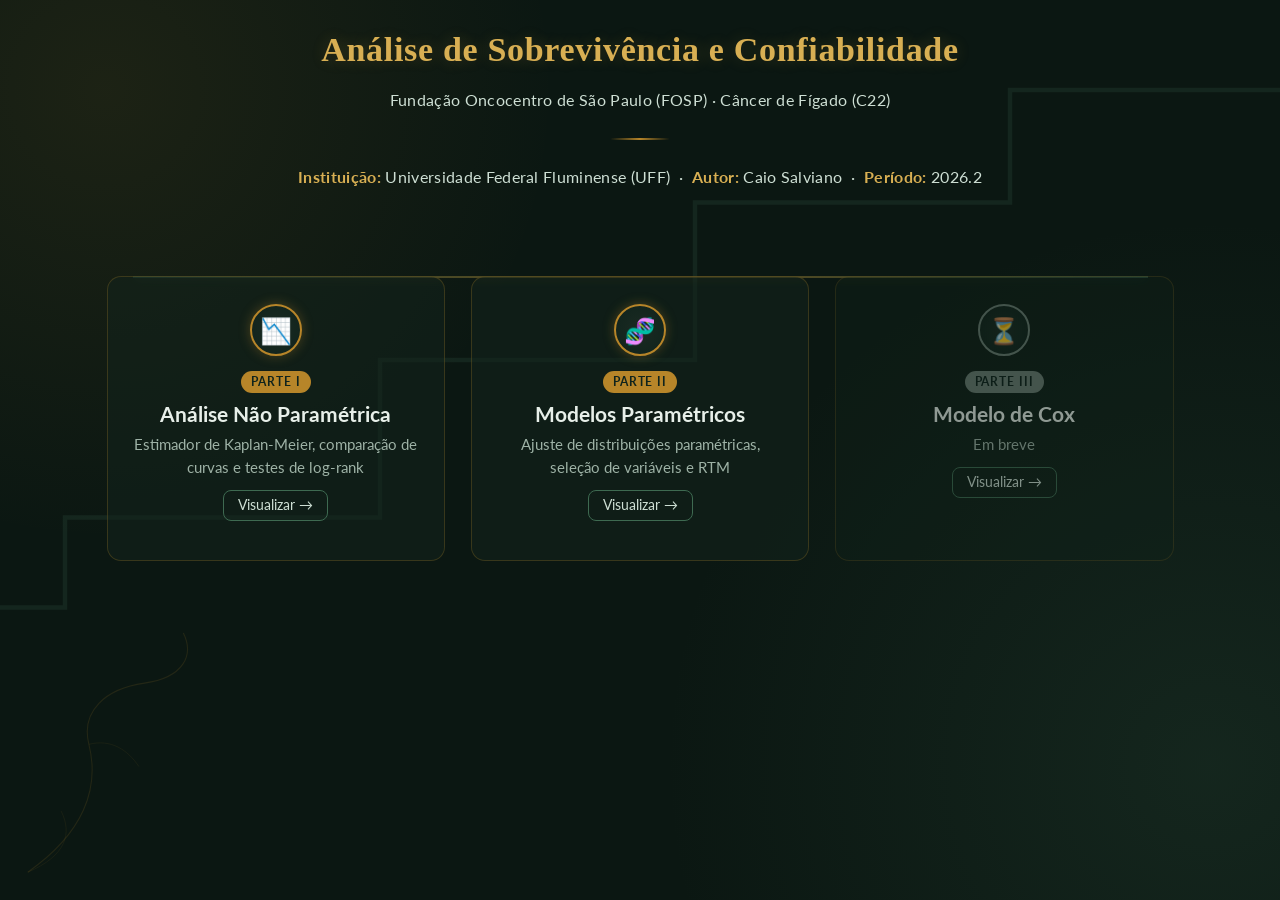
<file: docs/index.html>
<!DOCTYPE html>
<html xmlns="http://www.w3.org/1999/xhtml" lang="en" xml:lang="en"><head>

<meta charset="utf-8">
<meta name="generator" content="quarto-1.9.32">

<meta name="viewport" content="width=device-width, initial-scale=1.0, user-scalable=yes">


<title>Análise de Sobrevivência e Confiabilidade</title>
<style>
/* Default styles provided by pandoc.
** See https://pandoc.org/MANUAL.html#variables-for-html for config info.
*/
code{white-space: pre-wrap;}
span.smallcaps{font-variant: small-caps;}
div.columns{display: flex; gap: min(4vw, 1.5em);}
div.column{flex: auto; overflow-x: auto;}
div.hanging-indent{margin-left: 1.5em; text-indent: -1.5em;}
ul.task-list{list-style: none;}
ul.task-list li input[type="checkbox"] {
  width: 0.8em;
  margin: 0 0.8em 0.2em -1em; /* quarto-specific, see https://github.com/quarto-dev/quarto-cli/issues/4556 */ 
  vertical-align: middle;
}
</style>


<script src="site_libs/quarto-nav/quarto-nav.js"></script>
<script src="site_libs/clipboard/clipboard.min.js"></script>
<script src="site_libs/quarto-search/autocomplete.umd.js"></script>
<script src="site_libs/quarto-search/fuse.min.js"></script>
<script src="site_libs/quarto-search/quarto-search.js"></script>
<meta name="quarto:offset" content="./">
<script src="site_libs/quarto-html/quarto.js" type="module"></script>
<script src="site_libs/quarto-html/tabsets/tabsets.js" type="module"></script>
<script src="site_libs/quarto-html/popper.min.js"></script>
<script src="site_libs/quarto-html/tippy.umd.min.js"></script>
<script src="site_libs/quarto-html/anchor.min.js"></script>
<link href="site_libs/quarto-html/tippy.css" rel="stylesheet">
<link href="site_libs/quarto-html/quarto-syntax-highlighting-dark-ca1cb3032aa6b9181247695f27e2facc.css" rel="stylesheet" id="quarto-text-highlighting-styles">
<script src="site_libs/bootstrap/bootstrap.min.js"></script>
<link href="site_libs/bootstrap/bootstrap-icons.css" rel="stylesheet">
<link href="site_libs/bootstrap/bootstrap-00feface57a40fb7a06c8694f9a70c45.min.css" rel="stylesheet" append-hash="true" id="quarto-bootstrap" data-mode="dark">
<script id="quarto-search-options" type="application/json">{
  "location": "sidebar",
  "copy-button": false,
  "collapse-after": 3,
  "panel-placement": "start",
  "type": "textbox",
  "limit": 50,
  "keyboard-shortcut": [
    "f",
    "/",
    "s"
  ],
  "show-item-context": false,
  "language": {
    "search-no-results-text": "No results",
    "search-matching-documents-text": "matching documents",
    "search-copy-link-title": "Copy link to search",
    "search-hide-matches-text": "Hide additional matches",
    "search-more-match-text": "more match in this document",
    "search-more-matches-text": "more matches in this document",
    "search-clear-button-title": "Clear",
    "search-text-placeholder": "",
    "search-detached-cancel-button-title": "Cancel",
    "search-submit-button-title": "Submit",
    "search-label": "Search"
  }
}</script>


</head>

<body class="quarto-light">

<div id="quarto-search-results"></div>
<!-- content -->
<div id="quarto-content" class="quarto-container page-columns page-rows-contents page-layout-full">
<!-- sidebar -->
<!-- margin-sidebar -->
    
<!-- main -->
<main class="content column-page" id="quarto-document-content">

<header id="title-block-header" class="quarto-title-block default">
<div class="quarto-title">
<h1 class="title">Análise de Sobrevivência e Confiabilidade</h1>
</div>



<div class="quarto-title-meta column-page">

    
  
    
  </div>
  


</header>


<style>
/* ===== Fontes e título ===== */
#title-block-header,
#title-block-header .quarto-title,
#title-block-header .quarto-title-block {
  text-align: center;
}
#title-block-header .quarto-title-meta {
  display: none;
}
#title-block-header .quarto-title h1 {
  font-family: "Georgia", "Times New Roman", serif;
  font-weight: 700;
  letter-spacing: 0.02em;
  color: #d9b054;
  text-shadow: 0 0 18px rgba(217, 176, 84, 0.25);
}

/* ===== Fundo: verde-petróleo escuro com "veias" douradas sutis (tema fígado) ===== */
body {
  background-color: #0b1712;
  background-image:
    radial-gradient(circle at 15% 10%, rgba(184,134,42,0.10) 0%, transparent 45%),
    radial-gradient(circle at 90% 85%, rgba(63,107,82,0.18) 0%, transparent 55%),
    url("data:image/svg+xml,%3Csvg xmlns='http://www.w3.org/2000/svg' width='900' height='500' viewBox='0 0 900 500'%3E%3Cpath d='M50 450 C150 380, 180 300, 160 220 C145 160, 190 120, 260 110 C330 100, 350 60, 330 20' stroke='%23b8862a' stroke-width='2' fill='none' stroke-opacity='0.14'/%3E%3Cpath d='M50 450 C120 420, 130 380, 110 340' stroke='%23b8862a' stroke-width='1.5' fill='none' stroke-opacity='0.10'/%3E%3Cpath d='M160 220 C200 210, 230 230, 250 260' stroke='%23b8862a' stroke-width='1.5' fill='none' stroke-opacity='0.10'/%3E%3C/svg%3E"),
    url("data:image/svg+xml,%3Csvg xmlns='http://www.w3.org/2000/svg' width='800' height='400' viewBox='0 0 800 400'%3E%3Cpolyline points='800,40 680,40 680,90 540,90 540,130 540,160 400,160 400,200 400,230 260,230 260,270 120,270 120,310 0,310' fill='none' stroke='%233f6b52' stroke-width='2' stroke-opacity='0.18'/%3E%3C/svg%3E");
  background-repeat: no-repeat, no-repeat, no-repeat, no-repeat;
  background-position: left top, right bottom, left bottom, right top;
  background-size: 700px, 700px, 500px, cover;
  background-attachment: fixed, fixed, fixed, fixed;
}

/* ===== Bloco de metadados ===== */
.meta-info {
  text-align: center;
  color: #cfe0d5;
  font-size: 0.95rem;
  margin: 0.5rem 0 2.5rem 0;
  letter-spacing: 0.02em;
}
.meta-info strong {
  color: #d9b054;
}
.meta-divider {
  width: 60px;
  height: 2px;
  background: linear-gradient(90deg, transparent, #b8862a, transparent);
  margin: 1.5rem auto;
}

/* ===== Timeline horizontal, ocupando a largura da página ===== */
.timeline {
  width: 100%;
  margin: 2rem 0 0 0;
  position: relative;
  padding: 2.6rem 2rem 0 2rem;
  display: flex;
  gap: 1.5rem;
}
.timeline::before {
  content: "";
  position: absolute;
  left: calc(2rem + 26px);
  right: calc(2rem + 26px);
  top: 2.6rem;
  height: 2px;
  background: linear-gradient(90deg, #3f6b52, #b8862a, #3f6b52);
  opacity: 0.5;
}

.tl-item {
  position: relative;
  flex: 1;
  display: flex;
  flex-direction: column;
  align-items: center;
  text-align: center;
  gap: 0.9rem;
  padding: 1.6rem 1.3rem 1.3rem 1.3rem;
  border-radius: 14px;
  background: rgba(20, 38, 30, 0.55);
  border: 1px solid rgba(184, 134, 42, 0.25);
  backdrop-filter: blur(6px);
  transition: transform 0.2s ease, border-color 0.2s ease;
}
.tl-item:hover {
  transform: translateY(-6px);
  border-color: rgba(184, 134, 42, 0.6);
}

.tl-icon {
  flex: 0 0 auto;
  width: 52px;
  height: 52px;
  border-radius: 50%;
  display: flex;
  align-items: center;
  justify-content: center;
  font-size: 1.5rem;
  background: radial-gradient(circle, #1c2b23 0%, #10241d 100%);
  border: 2px solid #b8862a;
  box-shadow: 0 0 12px rgba(184, 134, 42, 0.35);
  z-index: 1;
}

.tl-body {
  flex: 1;
  display: flex;
  flex-direction: column;
  align-items: center;
}
.tl-tag {
  display: inline-block;
  font-size: 0.68rem;
  font-weight: 700;
  letter-spacing: 0.08em;
  text-transform: uppercase;
  color: #10241d;
  background: #b8862a;
  padding: 2px 10px;
  border-radius: 99px;
  margin-bottom: 6px;
}
.tl-title {
  color: #e8f0ea;
  font-size: 1.25rem;
  font-weight: 700;
  margin: 0 0 2px 0;
}
.tl-desc {
  color: #9fb3a7;
  font-size: 0.9rem;
  margin-bottom: 0.7rem;
}
.tl-body .btn {
  background: transparent;
  border: 1.5px solid #3f6b52;
  color: #cfe0d5;
  font-size: 0.82rem;
  padding: 4px 14px;
  border-radius: 8px;
  transition: all 0.2s ease;
}
.tl-body .btn:hover {
  background: #3f6b52;
  color: #ffffff;
  border-color: #3f6b52;
}

/* Estado "em breve" */
.tl-item.tl-pending {
  opacity: 0.6;
}
.tl-item.tl-pending .tl-icon {
  border-color: #6b7d73;
  box-shadow: none;
}
.tl-item.tl-pending .tl-tag {
  background: #6b7d73;
}
</style>
<div class="meta-info">
<p>Fundação Oncocentro de São Paulo (FOSP) · Câncer de Fígado (C22)</p>
<div class="meta-divider">

</div>
<p><strong>Instituição:</strong> Universidade Federal Fluminense (UFF) &nbsp;·&nbsp; <strong>Autor:</strong> Caio Salviano &nbsp;·&nbsp; <strong>Período:</strong> 2026.2</p>
</div>
<div class="timeline">
<div class="tl-item">
<div class="tl-icon">
📉
</div>
<div class="tl-body">
<span class="tl-tag">Parte I</span>
<div class="tl-title">
Análise Não Paramétrica
</div>
<div class="tl-desc">
Estimador de Kaplan-Meier, comparação de curvas e testes de log-rank
</div>
<p><a href="Trabalho/parte1/" class="btn">Visualizar →</a></p>
</div>
</div>
<div class="tl-item">
<div class="tl-icon">
🧬
</div>
<div class="tl-body">
<span class="tl-tag">Parte II</span>
<div class="tl-title">
Modelos Paramétricos
</div>
<div class="tl-desc">
Ajuste de distribuições paramétricas, seleção de variáveis e RTM
</div>
<p><a href="Trabalho/parte2/" class="btn">Visualizar →</a></p>
</div>
</div>
<div class="tl-item tl-pending">
<div class="tl-icon">
⏳
</div>
<div class="tl-body">
<span class="tl-tag">Parte III</span>
<div class="tl-title">
Modelo de Cox
</div>
<div class="tl-desc">
Em breve
</div>
<p><a href="Trabalho/parte3/" class="btn">Visualizar →</a></p>
</div>
</div>
</div>



</main> <!-- /main -->
<script id="quarto-html-after-body" type="application/javascript">
  window.document.addEventListener("DOMContentLoaded", function (event) {
    const icon = "";
    const anchorJS = new window.AnchorJS();
    anchorJS.options = {
      placement: 'right',
      icon: icon
    };
    anchorJS.add('.anchored');
    const isCodeAnnotation = (el) => {
      for (const clz of el.classList) {
        if (clz.startsWith('code-annotation-')) {                     
          return true;
        }
      }
      return false;
    }
    const onCopySuccess = function(e) {
      // button target
      const button = e.trigger;
      // don't keep focus
      button.blur();
      // flash "checked"
      button.classList.add('code-copy-button-checked');
      var currentTitle = button.getAttribute("title");
      button.setAttribute("title", "Copied!");
      let tooltip;
      if (window.bootstrap) {
        button.setAttribute("data-bs-toggle", "tooltip");
        button.setAttribute("data-bs-placement", "left");
        button.setAttribute("data-bs-title", "Copied!");
        tooltip = new bootstrap.Tooltip(button, 
          { trigger: "manual", 
            customClass: "code-copy-button-tooltip",
            offset: [0, -8]});
        tooltip.show();    
      }
      setTimeout(function() {
        if (tooltip) {
          tooltip.hide();
          button.removeAttribute("data-bs-title");
          button.removeAttribute("data-bs-toggle");
          button.removeAttribute("data-bs-placement");
        }
        button.setAttribute("title", currentTitle);
        button.classList.remove('code-copy-button-checked');
      }, 1000);
      // clear code selection
      e.clearSelection();
    }
    const getTextToCopy = function(trigger) {
      const outerScaffold = trigger.parentElement.cloneNode(true);
      const codeEl = outerScaffold.querySelector('code');
      for (const childEl of codeEl.children) {
        if (isCodeAnnotation(childEl)) {
          childEl.remove();
        }
      }
      return codeEl.innerText;
    }
    const clipboard = new window.ClipboardJS('.code-copy-button:not([data-in-quarto-modal])', {
      text: getTextToCopy
    });
    clipboard.on('success', onCopySuccess);
    if (window.document.getElementById('quarto-embedded-source-code-modal')) {
      const clipboardModal = new window.ClipboardJS('.code-copy-button[data-in-quarto-modal]', {
        text: getTextToCopy,
        container: window.document.getElementById('quarto-embedded-source-code-modal')
      });
      clipboardModal.on('success', onCopySuccess);
    }
      var localhostRegex = new RegExp(/^(?:http|https):\/\/localhost\:?[0-9]*\//);
      var mailtoRegex = new RegExp(/^mailto:/);
        var filterRegex = new RegExp('/' + window.location.host + '/');
      var isInternal = (href) => {
          return filterRegex.test(href) || localhostRegex.test(href) || mailtoRegex.test(href);
      }
      // Inspect non-navigation links and adorn them if external
     var links = window.document.querySelectorAll('a[href]:not(.nav-link):not(.navbar-brand):not(.toc-action):not(.sidebar-link):not(.sidebar-item-toggle):not(.pagination-link):not(.no-external):not([aria-hidden]):not(.dropdown-item):not(.quarto-navigation-tool):not(.about-link)');
      for (var i=0; i<links.length; i++) {
        const link = links[i];
        if (!isInternal(link.href)) {
          // undo the damage that might have been done by quarto-nav.js in the case of
          // links that we want to consider external
          if (link.dataset.originalHref !== undefined) {
            link.href = link.dataset.originalHref;
          }
        }
      }
    function tippyHover(el, contentFn, onTriggerFn, onUntriggerFn) {
      const config = {
        allowHTML: true,
        maxWidth: 500,
        delay: 100,
        arrow: false,
        appendTo: function(el) {
            return el.parentElement;
        },
        interactive: true,
        interactiveBorder: 10,
        theme: 'quarto',
        placement: 'bottom-start',
      };
      if (contentFn) {
        config.content = contentFn;
      }
      if (onTriggerFn) {
        config.onTrigger = onTriggerFn;
      }
      if (onUntriggerFn) {
        config.onUntrigger = onUntriggerFn;
      }
      window.tippy(el, config); 
    }
    const noterefs = window.document.querySelectorAll('a[role="doc-noteref"]');
    for (var i=0; i<noterefs.length; i++) {
      const ref = noterefs[i];
      tippyHover(ref, function() {
        // use id or data attribute instead here
        let href = ref.getAttribute('data-footnote-href') || ref.getAttribute('href');
        try { href = new URL(href).hash; } catch {}
        const id = href.replace(/^#\/?/, "");
        const note = window.document.getElementById(id);
        if (note) {
          return note.innerHTML;
        } else {
          return "";
        }
      });
    }
    const xrefs = window.document.querySelectorAll('a.quarto-xref');
    const processXRef = (id, note) => {
      // Strip column container classes
      const stripColumnClz = (el) => {
        el.classList.remove("page-full", "page-columns");
        if (el.children) {
          for (const child of el.children) {
            stripColumnClz(child);
          }
        }
      }
      stripColumnClz(note)
      if (id === null || id.startsWith('sec-')) {
        // Special case sections, only their first couple elements
        const container = document.createElement("div");
        if (note.children && note.children.length > 2) {
          container.appendChild(note.children[0].cloneNode(true));
          for (let i = 1; i < note.children.length; i++) {
            const child = note.children[i];
            if (child.tagName === "P" && child.innerText === "") {
              continue;
            } else {
              container.appendChild(child.cloneNode(true));
              break;
            }
          }
          if (window.Quarto?.typesetMath) {
            window.Quarto.typesetMath(container);
          }
          return container.innerHTML
        } else {
          if (window.Quarto?.typesetMath) {
            window.Quarto.typesetMath(note);
          }
          return note.innerHTML;
        }
      } else {
        // Remove any anchor links if they are present
        const anchorLink = note.querySelector('a.anchorjs-link');
        if (anchorLink) {
          anchorLink.remove();
        }
        if (window.Quarto?.typesetMath) {
          window.Quarto.typesetMath(note);
        }
        if (note.classList.contains("callout")) {
          return note.outerHTML;
        } else {
          return note.innerHTML;
        }
      }
    }
    for (var i=0; i<xrefs.length; i++) {
      const xref = xrefs[i];
      tippyHover(xref, undefined, function(instance) {
        instance.disable();
        let url = xref.getAttribute('href');
        let hash = undefined; 
        if (url.startsWith('#')) {
          hash = url;
        } else {
          try { hash = new URL(url).hash; } catch {}
        }
        if (hash) {
          const id = hash.replace(/^#\/?/, "");
          const note = window.document.getElementById(id);
          if (note !== null) {
            try {
              const html = processXRef(id, note.cloneNode(true));
              instance.setContent(html);
            } finally {
              instance.enable();
              instance.show();
            }
          } else {
            // See if we can fetch this
            fetch(url.split('#')[0])
            .then(res => res.text())
            .then(html => {
              const parser = new DOMParser();
              const htmlDoc = parser.parseFromString(html, "text/html");
              const note = htmlDoc.getElementById(id);
              if (note !== null) {
                const html = processXRef(id, note);
                instance.setContent(html);
              } 
            }).finally(() => {
              instance.enable();
              instance.show();
            });
          }
        } else {
          // See if we can fetch a full url (with no hash to target)
          // This is a special case and we should probably do some content thinning / targeting
          fetch(url)
          .then(res => res.text())
          .then(html => {
            const parser = new DOMParser();
            const htmlDoc = parser.parseFromString(html, "text/html");
            const note = htmlDoc.querySelector('main.content');
            if (note !== null) {
              // This should only happen for chapter cross references
              // (since there is no id in the URL)
              // remove the first header
              if (note.children.length > 0 && note.children[0].tagName === "HEADER") {
                note.children[0].remove();
              }
              const html = processXRef(null, note);
              instance.setContent(html);
            } 
          }).finally(() => {
            instance.enable();
            instance.show();
          });
        }
      }, function(instance) {
      });
    }
        let selectedAnnoteEl;
        const selectorForAnnotation = ( cell, annotation) => {
          let cellAttr = 'data-code-cell="' + cell + '"';
          let lineAttr = 'data-code-annotation="' +  annotation + '"';
          const selector = 'span[' + cellAttr + '][' + lineAttr + ']';
          return selector;
        }
        const selectCodeLines = (annoteEl) => {
          const doc = window.document;
          const targetCell = annoteEl.getAttribute("data-target-cell");
          const targetAnnotation = annoteEl.getAttribute("data-target-annotation");
          const annoteSpan = window.document.querySelector(selectorForAnnotation(targetCell, targetAnnotation));
          const lines = annoteSpan.getAttribute("data-code-lines").split(",");
          const lineIds = lines.map((line) => {
            return targetCell + "-" + line;
          })
          let top = null;
          let height = null;
          let parent = null;
          if (lineIds.length > 0) {
              //compute the position of the single el (top and bottom and make a div)
              const el = window.document.getElementById(lineIds[0]);
              top = el.offsetTop;
              height = el.offsetHeight;
              parent = el.parentElement.parentElement;
            if (lineIds.length > 1) {
              const lastEl = window.document.getElementById(lineIds[lineIds.length - 1]);
              const bottom = lastEl.offsetTop + lastEl.offsetHeight;
              height = bottom - top;
            }
            if (top !== null && height !== null && parent !== null) {
              // cook up a div (if necessary) and position it 
              let div = window.document.getElementById("code-annotation-line-highlight");
              if (div === null) {
                div = window.document.createElement("div");
                div.setAttribute("id", "code-annotation-line-highlight");
                div.style.position = 'absolute';
                parent.appendChild(div);
              }
              div.style.top = top - 2 + "px";
              div.style.height = height + 4 + "px";
              div.style.left = 0;
              let gutterDiv = window.document.getElementById("code-annotation-line-highlight-gutter");
              if (gutterDiv === null) {
                gutterDiv = window.document.createElement("div");
                gutterDiv.setAttribute("id", "code-annotation-line-highlight-gutter");
                gutterDiv.style.position = 'absolute';
                const codeCell = window.document.getElementById(targetCell);
                const gutter = codeCell.querySelector('.code-annotation-gutter');
                gutter.appendChild(gutterDiv);
              }
              gutterDiv.style.top = top - 2 + "px";
              gutterDiv.style.height = height + 4 + "px";
            }
            selectedAnnoteEl = annoteEl;
          }
        };
        const unselectCodeLines = () => {
          const elementsIds = ["code-annotation-line-highlight", "code-annotation-line-highlight-gutter"];
          elementsIds.forEach((elId) => {
            const div = window.document.getElementById(elId);
            if (div) {
              div.remove();
            }
          });
          selectedAnnoteEl = undefined;
        };
          // Handle positioning of the toggle
      window.addEventListener(
        "resize",
        throttle(() => {
          elRect = undefined;
          if (selectedAnnoteEl) {
            selectCodeLines(selectedAnnoteEl);
          }
        }, 10)
      );
      function throttle(fn, ms) {
      let throttle = false;
      let timer;
        return (...args) => {
          if(!throttle) { // first call gets through
              fn.apply(this, args);
              throttle = true;
          } else { // all the others get throttled
              if(timer) clearTimeout(timer); // cancel #2
              timer = setTimeout(() => {
                fn.apply(this, args);
                timer = throttle = false;
              }, ms);
          }
        };
      }
        // Attach click handler to the DT
        const annoteDls = window.document.querySelectorAll('dt[data-target-cell]');
        for (const annoteDlNode of annoteDls) {
          annoteDlNode.addEventListener('click', (event) => {
            const clickedEl = event.target;
            if (clickedEl !== selectedAnnoteEl) {
              unselectCodeLines();
              const activeEl = window.document.querySelector('dt[data-target-cell].code-annotation-active');
              if (activeEl) {
                activeEl.classList.remove('code-annotation-active');
              }
              selectCodeLines(clickedEl);
              clickedEl.classList.add('code-annotation-active');
            } else {
              // Unselect the line
              unselectCodeLines();
              clickedEl.classList.remove('code-annotation-active');
            }
          });
        }
    const findCites = (el) => {
      const parentEl = el.parentElement;
      if (parentEl) {
        const cites = parentEl.dataset.cites;
        if (cites) {
          return {
            el,
            cites: cites.split(' ')
          };
        } else {
          return findCites(el.parentElement)
        }
      } else {
        return undefined;
      }
    };
    var bibliorefs = window.document.querySelectorAll('a[role="doc-biblioref"]');
    for (var i=0; i<bibliorefs.length; i++) {
      const ref = bibliorefs[i];
      const citeInfo = findCites(ref);
      if (citeInfo) {
        tippyHover(citeInfo.el, function() {
          var popup = window.document.createElement('div');
          citeInfo.cites.forEach(function(cite) {
            var citeDiv = window.document.createElement('div');
            citeDiv.classList.add('hanging-indent');
            citeDiv.classList.add('csl-entry');
            var biblioDiv = window.document.getElementById('ref-' + cite);
            if (biblioDiv) {
              citeDiv.innerHTML = biblioDiv.innerHTML;
            }
            popup.appendChild(citeDiv);
          });
          return popup.innerHTML;
        });
      }
    }
  });
  </script>
</div> <!-- /content -->




</body></html>
</file>
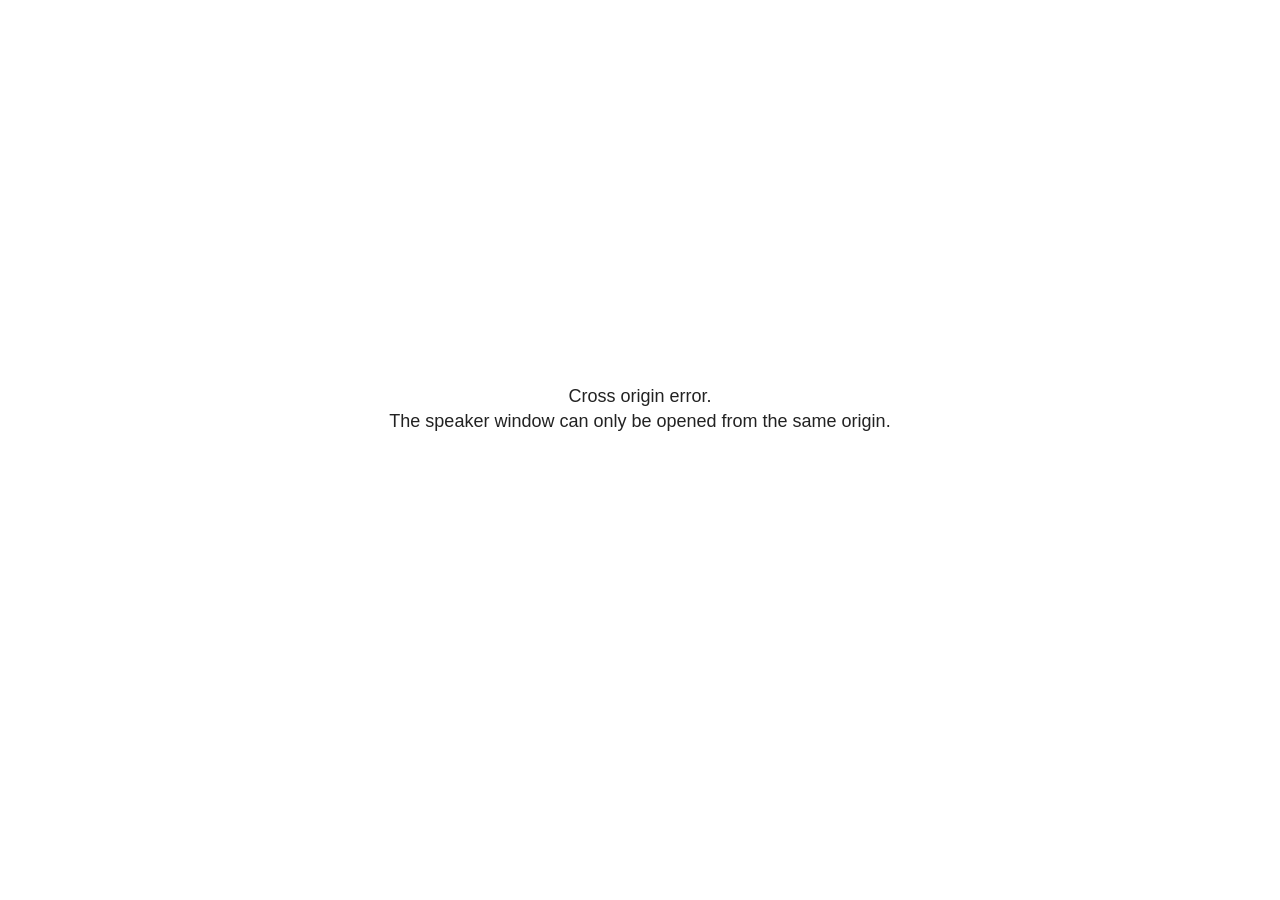
<file: docs/site_libs/revealjs/plugin/notes/speaker-view.html>
<!--
	NOTE: You need to build the notes plugin after making changes to this file.
-->
<html lang="en">
	<head>
		<meta charset="utf-8">

		<title>reveal.js - Speaker View</title>

		<style>
			body {
				font-family: Helvetica;
				font-size: 18px;
			}

			#current-slide,
			#upcoming-slide,
			#speaker-controls {
				padding: 6px;
				box-sizing: border-box;
				-moz-box-sizing: border-box;
			}

			#current-slide iframe,
			#upcoming-slide iframe {
				width: 100%;
				height: 100%;
				border: 1px solid #ddd;
			}

			#current-slide .label,
			#upcoming-slide .label {
				position: absolute;
				top: 10px;
				left: 10px;
				z-index: 2;
			}

			#connection-status {
				position: absolute;
				top: 0;
				left: 0;
				width: 100%;
				height: 100%;
				z-index: 20;
				padding: 30% 20% 20% 20%;
				font-size: 18px;
				color: #222;
				background: #fff;
				text-align: center;
				box-sizing: border-box;
				line-height: 1.4;
			}

			.overlay-element {
				height: 34px;
				line-height: 34px;
				padding: 0 10px;
				text-shadow: none;
				background: rgba( 220, 220, 220, 0.8 );
				color: #222;
				font-size: 14px;
			}

			.overlay-element.interactive:hover {
				background: rgba( 220, 220, 220, 1 );
			}

			#current-slide {
				position: absolute;
				width: 60%;
				height: 100%;
				top: 0;
				left: 0;
				padding-right: 0;
			}

			#upcoming-slide {
				position: absolute;
				width: 40%;
				height: 40%;
				right: 0;
				top: 0;
			}

			/* Speaker controls */
			#speaker-controls {
				position: absolute;
				top: 40%;
				right: 0;
				width: 40%;
				height: 60%;
				overflow: auto;
				font-size: 18px;
			}

				.speaker-controls-time.hidden,
				.speaker-controls-notes.hidden {
					display: none;
				}

				.speaker-controls-time .label,
				.speaker-controls-pace .label,
				.speaker-controls-notes .label {
					text-transform: uppercase;
					font-weight: normal;
					font-size: 0.66em;
					color: #666;
					margin: 0;
				}

				.speaker-controls-time, .speaker-controls-pace {
					border-bottom: 1px solid rgba( 200, 200, 200, 0.5 );
					margin-bottom: 10px;
					padding: 10px 16px;
					padding-bottom: 20px;
					cursor: pointer;
				}

				.speaker-controls-time .reset-button {
					opacity: 0;
					float: right;
					color: #666;
					text-decoration: none;
				}
				.speaker-controls-time:hover .reset-button {
					opacity: 1;
				}

				.speaker-controls-time .timer,
				.speaker-controls-time .clock {
					width: 50%;
				}

				.speaker-controls-time .timer,
				.speaker-controls-time .clock,
				.speaker-controls-time .pacing .hours-value,
				.speaker-controls-time .pacing .minutes-value,
				.speaker-controls-time .pacing .seconds-value {
					font-size: 1.9em;
				}

				.speaker-controls-time .timer {
					float: left;
				}

				.speaker-controls-time .clock {
					float: right;
					text-align: right;
				}

				.speaker-controls-time span.mute {
					opacity: 0.3;
				}

				.speaker-controls-time .pacing-title {
					margin-top: 5px;
				}

				.speaker-controls-time .pacing.ahead {
					color: blue;
				}

				.speaker-controls-time .pacing.on-track {
					color: green;
				}

				.speaker-controls-time .pacing.behind {
					color: red;
				}

				.speaker-controls-notes {
					padding: 10px 16px;
				}

				.speaker-controls-notes .value {
					margin-top: 5px;
					line-height: 1.4;
					font-size: 1.2em;
				}

			/* Layout selector */
			#speaker-layout {
				position: absolute;
				top: 10px;
				right: 10px;
				color: #222;
				z-index: 10;
			}
				#speaker-layout select {
					position: absolute;
					width: 100%;
					height: 100%;
					top: 0;
					left: 0;
					border: 0;
					box-shadow: 0;
					cursor: pointer;
					opacity: 0;

					font-size: 1em;
					background-color: transparent;

					-moz-appearance: none;
					-webkit-appearance: none;
					-webkit-tap-highlight-color: rgba(0, 0, 0, 0);
				}

				#speaker-layout select:focus {
					outline: none;
					box-shadow: none;
				}

			.clear {
				clear: both;
			}

			/* Speaker layout: Wide */
			body[data-speaker-layout="wide"] #current-slide,
			body[data-speaker-layout="wide"] #upcoming-slide {
				width: 50%;
				height: 45%;
				padding: 6px;
			}

			body[data-speaker-layout="wide"] #current-slide {
				top: 0;
				left: 0;
			}

			body[data-speaker-layout="wide"] #upcoming-slide {
				top: 0;
				left: 50%;
			}

			body[data-speaker-layout="wide"] #speaker-controls {
				top: 45%;
				left: 0;
				width: 100%;
				height: 50%;
				font-size: 1.25em;
			}

			/* Speaker layout: Tall */
			body[data-speaker-layout="tall"] #current-slide,
			body[data-speaker-layout="tall"] #upcoming-slide {
				width: 45%;
				height: 50%;
				padding: 6px;
			}

			body[data-speaker-layout="tall"] #current-slide {
				top: 0;
				left: 0;
			}

			body[data-speaker-layout="tall"] #upcoming-slide {
				top: 50%;
				left: 0;
			}

			body[data-speaker-layout="tall"] #speaker-controls {
				padding-top: 40px;
				top: 0;
				left: 45%;
				width: 55%;
				height: 100%;
				font-size: 1.25em;
			}

			/* Speaker layout: Notes only */
			body[data-speaker-layout="notes-only"] #current-slide,
			body[data-speaker-layout="notes-only"] #upcoming-slide {
				display: none;
			}

			body[data-speaker-layout="notes-only"] #speaker-controls {
				padding-top: 40px;
				top: 0;
				left: 0;
				width: 100%;
				height: 100%;
				font-size: 1.25em;
			}

			@media screen and (max-width: 1080px) {
				body[data-speaker-layout="default"] #speaker-controls {
					font-size: 16px;
				}
			}

			@media screen and (max-width: 900px) {
				body[data-speaker-layout="default"] #speaker-controls {
					font-size: 14px;
				}
			}

			@media screen and (max-width: 800px) {
				body[data-speaker-layout="default"] #speaker-controls {
					font-size: 12px;
				}
			}

		</style>
	</head>

	<body>

		<div id="connection-status">Loading speaker view...</div>

		<div id="current-slide"></div>
		<div id="upcoming-slide"><span class="overlay-element label">Upcoming</span></div>
		<div id="speaker-controls">
			<div class="speaker-controls-time">
				<h4 class="label">Time <span class="reset-button">Click to Reset</span></h4>
				<div class="clock">
					<span class="clock-value">0:00 AM</span>
				</div>
				<div class="timer">
					<span class="hours-value">00</span><span class="minutes-value">:00</span><span class="seconds-value">:00</span>
				</div>
				<div class="clear"></div>

				<h4 class="label pacing-title" style="display: none">Pacing – Time to finish current slide</h4>
				<div class="pacing" style="display: none">
					<span class="hours-value">00</span><span class="minutes-value">:00</span><span class="seconds-value">:00</span>
				</div>
			</div>

			<div class="speaker-controls-notes hidden">
				<h4 class="label">Notes</h4>
				<div class="value"></div>
			</div>
		</div>
		<div id="speaker-layout" class="overlay-element interactive">
			<span class="speaker-layout-label"></span>
			<select class="speaker-layout-dropdown"></select>
		</div>

		<script>

			(function() {

				var notes,
					notesValue,
					currentState,
					currentSlide,
					upcomingSlide,
					layoutLabel,
					layoutDropdown,
					pendingCalls = {},
					lastRevealApiCallId = 0,
					connected = false

				var connectionStatus = document.querySelector( '#connection-status' );

				var SPEAKER_LAYOUTS = {
					'default': 'Default',
					'wide': 'Wide',
					'tall': 'Tall',
					'notes-only': 'Notes only'
				};

				setupLayout();

				let openerOrigin;

				try {
					openerOrigin = window.opener.location.origin;
				}
				catch ( error ) { console.warn( error ) }

				// In order to prevent XSS, the speaker view will only run if its
				// opener has the same origin as itself
				if( window.location.origin !== openerOrigin ) {
					connectionStatus.innerHTML = 'Cross origin error.<br>The speaker window can only be opened from the same origin.';
					return;
				}

				var connectionTimeout = setTimeout( function() {
					connectionStatus.innerHTML = 'Error connecting to main window.<br>Please try closing and reopening the speaker view.';
				}, 5000 );

				window.addEventListener( 'message', function( event ) {

					// Validate the origin of all messages to avoid parsing messages
					// that aren't meant for us. Ignore when running off file:// so
					// that the speaker view continues to work without a web server.
					if( window.location.origin !== event.origin && window.location.origin !== 'file://' ) {
						return
					}

					clearTimeout( connectionTimeout );
					connectionStatus.style.display = 'none';

					var data = JSON.parse( event.data );

					// The overview mode is only useful to the reveal.js instance
					// where navigation occurs so we don't sync it
					if( data.state ) delete data.state.overview;

					// Messages sent by the notes plugin inside of the main window
					if( data && data.namespace === 'reveal-notes' ) {
						if( data.type === 'connect' ) {
							handleConnectMessage( data );
						}
						else if( data.type === 'state' ) {
							handleStateMessage( data );
						}
						else if( data.type === 'return' ) {
							pendingCalls[data.callId](data.result);
							delete pendingCalls[data.callId];
						}
					}
					// Messages sent by the reveal.js inside of the current slide preview
					else if( data && data.namespace === 'reveal' ) {
						if( /ready/.test( data.eventName ) ) {
							// Send a message back to notify that the handshake is complete
							window.opener.postMessage( JSON.stringify({ namespace: 'reveal-notes', type: 'connected'} ), '*' );
						}
						else if( /slidechanged|fragmentshown|fragmenthidden|paused|resumed/.test( data.eventName ) && currentState !== JSON.stringify( data.state ) ) {

							dispatchStateToMainWindow( data.state );

						}
					}

				} );

				/**
				 * Updates the presentation in the main window to match the state
				 * of the presentation in the notes window.
				 */
				const dispatchStateToMainWindow = debounce(( state ) => {
					window.opener.postMessage( JSON.stringify({ method: 'setState', args: [ state ]} ), '*' );
				}, 500);

				/**
				 * Asynchronously calls the Reveal.js API of the main frame.
				 */
				function callRevealApi( methodName, methodArguments, callback ) {

					var callId = ++lastRevealApiCallId;
					pendingCalls[callId] = callback;
					window.opener.postMessage( JSON.stringify( {
						namespace: 'reveal-notes',
						type: 'call',
						callId: callId,
						methodName: methodName,
						arguments: methodArguments
					} ), '*' );

				}

				/**
				 * Called when the main window is trying to establish a
				 * connection.
				 */
				function handleConnectMessage( data ) {

					if( connected === false ) {
						connected = true;

						setupIframes( data );
						setupKeyboard();
						setupNotes();
						setupTimer();
						setupHeartbeat();
					}

				}

				/**
				 * Called when the main window sends an updated state.
				 */
				function handleStateMessage( data ) {

					// Store the most recently set state to avoid circular loops
					// applying the same state
					currentState = JSON.stringify( data.state );

					// No need for updating the notes in case of fragment changes
					if ( data.notes ) {
						notes.classList.remove( 'hidden' );
						notesValue.style.whiteSpace = data.whitespace;
						if( data.markdown ) {
							notesValue.innerHTML = marked( data.notes );
						}
						else {
							notesValue.innerHTML = data.notes;
						}
					}
					else {
						notes.classList.add( 'hidden' );
					}

					// Update the note slides
					currentSlide.contentWindow.postMessage( JSON.stringify({ method: 'setState', args: [ data.state ] }), '*' );
					upcomingSlide.contentWindow.postMessage( JSON.stringify({ method: 'setState', args: [ data.state ] }), '*' );
					upcomingSlide.contentWindow.postMessage( JSON.stringify({ method: 'next' }), '*' );

				}

				// Limit to max one state update per X ms
				handleStateMessage = debounce( handleStateMessage, 200 );

				/**
				 * Forward keyboard events to the current slide window.
				 * This enables keyboard events to work even if focus
				 * isn't set on the current slide iframe.
				 *
				 * Block F5 default handling, it reloads and disconnects
				 * the speaker notes window.
				 */
				function setupKeyboard() {

					document.addEventListener( 'keydown', function( event ) {
						if( event.keyCode === 116 || ( event.metaKey && event.keyCode === 82 ) ) {
							event.preventDefault();
							return false;
						}
						currentSlide.contentWindow.postMessage( JSON.stringify({ method: 'triggerKey', args: [ event.keyCode ] }), '*' );
					} );

				}

				/**
				 * Creates the preview iframes.
				 */
				function setupIframes( data ) {

					var params = [
						'receiver',
						'progress=false',
						'history=false',
						'transition=none',
						'autoSlide=0',
						'backgroundTransition=none'
					].join( '&' );

					var urlSeparator = /\?/.test(data.url) ? '&' : '?';
					var hash = '#/' + data.state.indexh + '/' + data.state.indexv;
					var currentURL = data.url + urlSeparator + params + '&scrollActivationWidth=false&postMessageEvents=true' + hash;
					var upcomingURL = data.url + urlSeparator + params + '&scrollActivationWidth=false&controls=false' + hash;

					currentSlide = document.createElement( 'iframe' );
					currentSlide.setAttribute( 'width', 1280 );
					currentSlide.setAttribute( 'height', 1024 );
					currentSlide.setAttribute( 'src', currentURL );
					document.querySelector( '#current-slide' ).appendChild( currentSlide );

					upcomingSlide = document.createElement( 'iframe' );
					upcomingSlide.setAttribute( 'width', 640 );
					upcomingSlide.setAttribute( 'height', 512 );
					upcomingSlide.setAttribute( 'src', upcomingURL );
					document.querySelector( '#upcoming-slide' ).appendChild( upcomingSlide );

				}

				/**
				 * Setup the notes UI.
				 */
				function setupNotes() {

					notes = document.querySelector( '.speaker-controls-notes' );
					notesValue = document.querySelector( '.speaker-controls-notes .value' );

				}

				/**
				 * We send out a heartbeat at all times to ensure we can
				 * reconnect with the main presentation window after reloads.
				 */
				function setupHeartbeat() {

					setInterval( () => {
						window.opener.postMessage( JSON.stringify({ namespace: 'reveal-notes', type: 'heartbeat'} ), '*' );
					}, 1000 );

				}

				function getTimings( callback ) {

					callRevealApi( 'getSlidesAttributes', [], function ( slideAttributes ) {
						callRevealApi( 'getConfig', [], function ( config ) {
							var totalTime = config.totalTime;
							var minTimePerSlide = config.minimumTimePerSlide || 0;
							var defaultTiming = config.defaultTiming;
							if ((defaultTiming == null) && (totalTime == null)) {
								callback(null);
								return;
							}
							// Setting totalTime overrides defaultTiming
							if (totalTime) {
								defaultTiming = 0;
							}
							var timings = [];
							for ( var i in slideAttributes ) {
								var slide = slideAttributes[ i ];
								var timing = defaultTiming;
								if( slide.hasOwnProperty( 'data-timing' )) {
									var t = slide[ 'data-timing' ];
									timing = parseInt(t);
									if( isNaN(timing) ) {
										console.warn("Could not parse timing '" + t + "' of slide " + i + "; using default of " + defaultTiming);
										timing = defaultTiming;
									}
								}
								timings.push(timing);
							}
							if ( totalTime ) {
								// After we've allocated time to individual slides, we summarize it and
								// subtract it from the total time
								var remainingTime = totalTime - timings.reduce( function(a, b) { return a + b; }, 0 );
								// The remaining time is divided by the number of slides that have 0 seconds
								// allocated at the moment, giving the average time-per-slide on the remaining slides
								var remainingSlides = (timings.filter( function(x) { return x == 0 }) ).length
								var timePerSlide = Math.round( remainingTime / remainingSlides, 0 )
								// And now we replace every zero-value timing with that average
								timings = timings.map( function(x) { return (x==0 ? timePerSlide : x) } );
							}
							var slidesUnderMinimum = timings.filter( function(x) { return (x < minTimePerSlide) } ).length
							if ( slidesUnderMinimum ) {
								message = "The pacing time for " + slidesUnderMinimum + " slide(s) is under the configured minimum of " + minTimePerSlide + " seconds. Check the data-timing attribute on individual slides, or consider increasing the totalTime or minimumTimePerSlide configuration options (or removing some slides).";
								alert(message);
							}
							callback( timings );
						} );
					} );

				}

				/**
				 * Return the number of seconds allocated for presenting
				 * all slides up to and including this one.
				 */
				function getTimeAllocated( timings, callback ) {

					callRevealApi( 'getSlidePastCount', [], function ( currentSlide ) {
						var allocated = 0;
						for (var i in timings.slice(0, currentSlide + 1)) {
							allocated += timings[i];
						}
						callback( allocated );
					} );

				}

				/**
				 * Create the timer and clock and start updating them
				 * at an interval.
				 */
				function setupTimer() {

					var start = new Date(),
					timeEl = document.querySelector( '.speaker-controls-time' ),
					clockEl = timeEl.querySelector( '.clock-value' ),
					hoursEl = timeEl.querySelector( '.hours-value' ),
					minutesEl = timeEl.querySelector( '.minutes-value' ),
					secondsEl = timeEl.querySelector( '.seconds-value' ),
					pacingTitleEl = timeEl.querySelector( '.pacing-title' ),
					pacingEl = timeEl.querySelector( '.pacing' ),
					pacingHoursEl = pacingEl.querySelector( '.hours-value' ),
					pacingMinutesEl = pacingEl.querySelector( '.minutes-value' ),
					pacingSecondsEl = pacingEl.querySelector( '.seconds-value' );

					var timings = null;
					getTimings( function ( _timings ) {

						timings = _timings;
						if (_timings !== null) {
							pacingTitleEl.style.removeProperty('display');
							pacingEl.style.removeProperty('display');
						}

						// Update once directly
						_updateTimer();

						// Then update every second
						setInterval( _updateTimer, 1000 );

					} );


					function _resetTimer() {

						if (timings == null) {
							start = new Date();
							_updateTimer();
						}
						else {
							// Reset timer to beginning of current slide
							getTimeAllocated( timings, function ( slideEndTimingSeconds ) {
								var slideEndTiming = slideEndTimingSeconds * 1000;
								callRevealApi( 'getSlidePastCount', [], function ( currentSlide ) {
									var currentSlideTiming = timings[currentSlide] * 1000;
									var previousSlidesTiming = slideEndTiming - currentSlideTiming;
									var now = new Date();
									start = new Date(now.getTime() - previousSlidesTiming);
									_updateTimer();
								} );
							} );
						}

					}

					timeEl.addEventListener( 'click', function() {
						_resetTimer();
						return false;
					} );

					function _displayTime( hrEl, minEl, secEl, time) {

						var sign = Math.sign(time) == -1 ? "-" : "";
						time = Math.abs(Math.round(time / 1000));
						var seconds = time % 60;
						var minutes = Math.floor( time / 60 ) % 60 ;
						var hours = Math.floor( time / ( 60 * 60 )) ;
						hrEl.innerHTML = sign + zeroPadInteger( hours );
						if (hours == 0) {
							hrEl.classList.add( 'mute' );
						}
						else {
							hrEl.classList.remove( 'mute' );
						}
						minEl.innerHTML = ':' + zeroPadInteger( minutes );
						if (hours == 0 && minutes == 0) {
							minEl.classList.add( 'mute' );
						}
						else {
							minEl.classList.remove( 'mute' );
						}
						secEl.innerHTML = ':' + zeroPadInteger( seconds );
					}

					function _updateTimer() {

						var diff, hours, minutes, seconds,
						now = new Date();

						diff = now.getTime() - start.getTime();

						clockEl.innerHTML = now.toLocaleTimeString( 'en-US', { hour12: true, hour: '2-digit', minute:'2-digit' } );
						_displayTime( hoursEl, minutesEl, secondsEl, diff );
						if (timings !== null) {
							_updatePacing(diff);
						}

					}

					function _updatePacing(diff) {

						getTimeAllocated( timings, function ( slideEndTimingSeconds ) {
							var slideEndTiming = slideEndTimingSeconds * 1000;

							callRevealApi( 'getSlidePastCount', [], function ( currentSlide ) {
								var currentSlideTiming = timings[currentSlide] * 1000;
								var timeLeftCurrentSlide = slideEndTiming - diff;
								if (timeLeftCurrentSlide < 0) {
									pacingEl.className = 'pacing behind';
								}
								else if (timeLeftCurrentSlide < currentSlideTiming) {
									pacingEl.className = 'pacing on-track';
								}
								else {
									pacingEl.className = 'pacing ahead';
								}
								_displayTime( pacingHoursEl, pacingMinutesEl, pacingSecondsEl, timeLeftCurrentSlide );
							} );
						} );
					}

				}

				/**
				 * Sets up the speaker view layout and layout selector.
				 */
				function setupLayout() {

					layoutDropdown = document.querySelector( '.speaker-layout-dropdown' );
					layoutLabel = document.querySelector( '.speaker-layout-label' );

					// Render the list of available layouts
					for( var id in SPEAKER_LAYOUTS ) {
						var option = document.createElement( 'option' );
						option.setAttribute( 'value', id );
						option.textContent = SPEAKER_LAYOUTS[ id ];
						layoutDropdown.appendChild( option );
					}

					// Monitor the dropdown for changes
					layoutDropdown.addEventListener( 'change', function( event ) {

						setLayout( layoutDropdown.value );

					}, false );

					// Restore any currently persisted layout
					setLayout( getLayout() );

				}

				/**
				 * Sets a new speaker view layout. The layout is persisted
				 * in local storage.
				 */
				function setLayout( value ) {

					var title = SPEAKER_LAYOUTS[ value ];

					layoutLabel.innerHTML = 'Layout' + ( title ? ( ': ' + title ) : '' );
					layoutDropdown.value = value;

					document.body.setAttribute( 'data-speaker-layout', value );

					// Persist locally
					if( supportsLocalStorage() ) {
						window.localStorage.setItem( 'reveal-speaker-layout', value );
					}

				}

				/**
				 * Returns the ID of the most recently set speaker layout
				 * or our default layout if none has been set.
				 */
				function getLayout() {

					if( supportsLocalStorage() ) {
						var layout = window.localStorage.getItem( 'reveal-speaker-layout' );
						if( layout ) {
							return layout;
						}
					}

					// Default to the first record in the layouts hash
					for( var id in SPEAKER_LAYOUTS ) {
						return id;
					}

				}

				function supportsLocalStorage() {

					try {
						localStorage.setItem('test', 'test');
						localStorage.removeItem('test');
						return true;
					}
					catch( e ) {
						return false;
					}

				}

				function zeroPadInteger( num ) {

					var str = '00' + parseInt( num );
					return str.substring( str.length - 2 );

				}

				/**
				 * Limits the frequency at which a function can be called.
				 */
				function debounce( fn, ms ) {

					var lastTime = 0,
						timeout;

					return function() {

						var args = arguments;
						var context = this;

						clearTimeout( timeout );

						var timeSinceLastCall = Date.now() - lastTime;
						if( timeSinceLastCall > ms ) {
							fn.apply( context, args );
							lastTime = Date.now();
						}
						else {
							timeout = setTimeout( function() {
								fn.apply( context, args );
								lastTime = Date.now();
							}, ms - timeSinceLastCall );
						}

					}

				}

			})();

		</script>
	</body>
</html>
</file>
<file: docs/site_libs/quarto-html/tippy.css>
.tippy-box[data-animation=fade][data-state=hidden]{opacity:0}[data-tippy-root]{max-width:calc(100vw - 10px)}.tippy-box{position:relative;background-color:#333;color:#fff;border-radius:4px;font-size:14px;line-height:1.4;white-space:normal;outline:0;transition-property:transform,visibility,opacity}.tippy-box[data-placement^=top]>.tippy-arrow{bottom:0}.tippy-box[data-placement^=top]>.tippy-arrow:before{bottom:-7px;left:0;border-width:8px 8px 0;border-top-color:initial;transform-origin:center top}.tippy-box[data-placement^=bottom]>.tippy-arrow{top:0}.tippy-box[data-placement^=bottom]>.tippy-arrow:before{top:-7px;left:0;border-width:0 8px 8px;border-bottom-color:initial;transform-origin:center bottom}.tippy-box[data-placement^=left]>.tippy-arrow{right:0}.tippy-box[data-placement^=left]>.tippy-arrow:before{border-width:8px 0 8px 8px;border-left-color:initial;right:-7px;transform-origin:center left}.tippy-box[data-placement^=right]>.tippy-arrow{left:0}.tippy-box[data-placement^=right]>.tippy-arrow:before{left:-7px;border-width:8px 8px 8px 0;border-right-color:initial;transform-origin:center right}.tippy-box[data-inertia][data-state=visible]{transition-timing-function:cubic-bezier(.54,1.5,.38,1.11)}.tippy-arrow{width:16px;height:16px;color:#333}.tippy-arrow:before{content:"";position:absolute;border-color:transparent;border-style:solid}.tippy-content{position:relative;padding:5px 9px;z-index:1}
</file>
<file: docs/site_libs/quarto-html/quarto-syntax-highlighting-dark-ca1cb3032aa6b9181247695f27e2facc.css>
/* quarto syntax highlight colors */
:root {
  --quarto-hl-al-color: #f07178;
  --quarto-hl-an-color: #d4d0ab;
  --quarto-hl-at-color: #00e0e0;
  --quarto-hl-bn-color: #d4d0ab;
  --quarto-hl-bu-color: #abe338;
  --quarto-hl-ch-color: #abe338;
  --quarto-hl-co-color: #f8f8f2;
  --quarto-hl-cv-color: #ffd700;
  --quarto-hl-cn-color: #ffd700;
  --quarto-hl-cf-color: #ffa07a;
  --quarto-hl-dt-color: #ffa07a;
  --quarto-hl-dv-color: #d4d0ab;
  --quarto-hl-do-color: #f8f8f2;
  --quarto-hl-er-color: #f07178;
  --quarto-hl-ex-color: #00e0e0;
  --quarto-hl-fl-color: #d4d0ab;
  --quarto-hl-fu-color: #ffa07a;
  --quarto-hl-im-color: #abe338;
  --quarto-hl-in-color: #d4d0ab;
  --quarto-hl-kw-color: #ffa07a;
  --quarto-hl-op-color: #ffa07a;
  --quarto-hl-ot-color: #00e0e0;
  --quarto-hl-pp-color: #dcc6e0;
  --quarto-hl-re-color: #00e0e0;
  --quarto-hl-sc-color: #abe338;
  --quarto-hl-ss-color: #abe338;
  --quarto-hl-st-color: #abe338;
  --quarto-hl-va-color: #00e0e0;
  --quarto-hl-vs-color: #abe338;
  --quarto-hl-wa-color: #dcc6e0;
}

/* other quarto variables */
:root {
  --quarto-font-monospace: SFMono-Regular, Menlo, Monaco, Consolas, "Liberation Mono", "Courier New", monospace;
}

/* syntax highlight based on Pandoc's rules */
pre > code.sourceCode > span {
  color: #f8f8f2;
}

code.sourceCode > span {
  color: #f8f8f2;
}

div.sourceCode,
div.sourceCode pre.sourceCode {
  color: #f8f8f2;
}

/* Normal */
code span {
  color: #f8f8f2;
}

/* Alert */
code span.al {
  color: #f07178;
}

/* Annotation */
code span.an {
  color: #d4d0ab;
}

/* Attribute */
code span.at {
  color: #00e0e0;
}

/* BaseN */
code span.bn {
  color: #d4d0ab;
}

/* BuiltIn */
code span.bu {
  color: #abe338;
}

/* ControlFlow */
code span.cf {
  font-weight: bold;
  color: #ffa07a;
}

/* Char */
code span.ch {
  color: #abe338;
}

/* Constant */
code span.cn {
  color: #ffd700;
}

/* Comment */
code span.co {
  font-style: italic;
  color: #f8f8f2;
}

/* CommentVar */
code span.cv {
  color: #ffd700;
}

/* Documentation */
code span.do {
  color: #f8f8f2;
}

/* DataType */
code span.dt {
  color: #ffa07a;
}

/* DecVal */
code span.dv {
  color: #d4d0ab;
}

/* Error */
code span.er {
  color: #f07178;
  text-decoration: underline;
}

/* Extension */
code span.ex {
  font-weight: bold;
  color: #00e0e0;
}

/* Float */
code span.fl {
  color: #d4d0ab;
}

/* Function */
code span.fu {
  color: #ffa07a;
}

/* Import */
code span.im {
  color: #abe338;
}

/* Information */
code span.in {
  color: #d4d0ab;
}

/* Keyword */
code span.kw {
  font-weight: bold;
  color: #ffa07a;
}

/* Operator */
code span.op {
  color: #ffa07a;
}

/* Other */
code span.ot {
  color: #00e0e0;
}

/* Preprocessor */
code span.pp {
  color: #dcc6e0;
}

/* RegionMarker */
code span.re {
  background-color: #f8f8f2;
  color: #00e0e0;
}

/* SpecialChar */
code span.sc {
  color: #abe338;
}

/* SpecialString */
code span.ss {
  color: #abe338;
}

/* String */
code span.st {
  color: #abe338;
}

/* Variable */
code span.va {
  color: #00e0e0;
}

/* VerbatimString */
code span.vs {
  color: #abe338;
}

/* Warning */
code span.wa {
  color: #dcc6e0;
}

.prevent-inlining {
  content: "</";
}

/*# sourceMappingURL=5468c00f2258d02c5496e5d2350c1c34.css.map */
</file>
